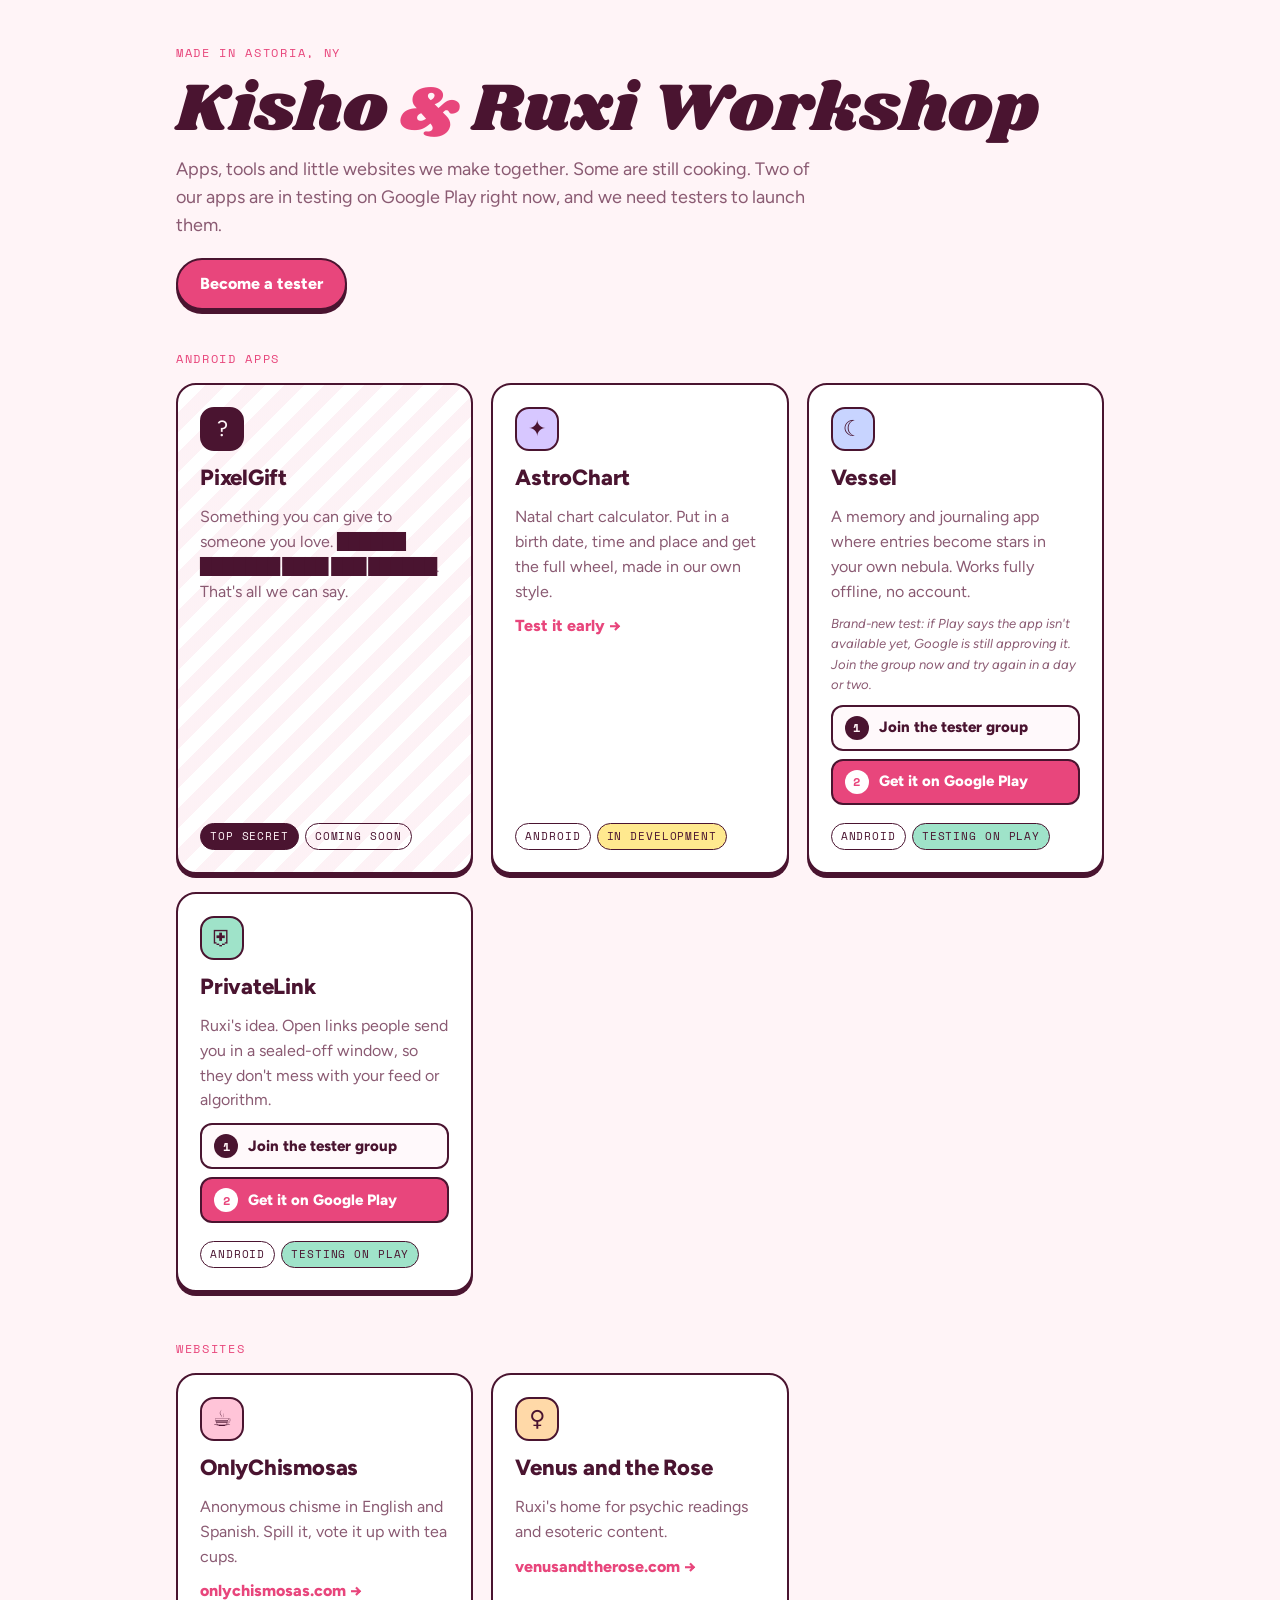
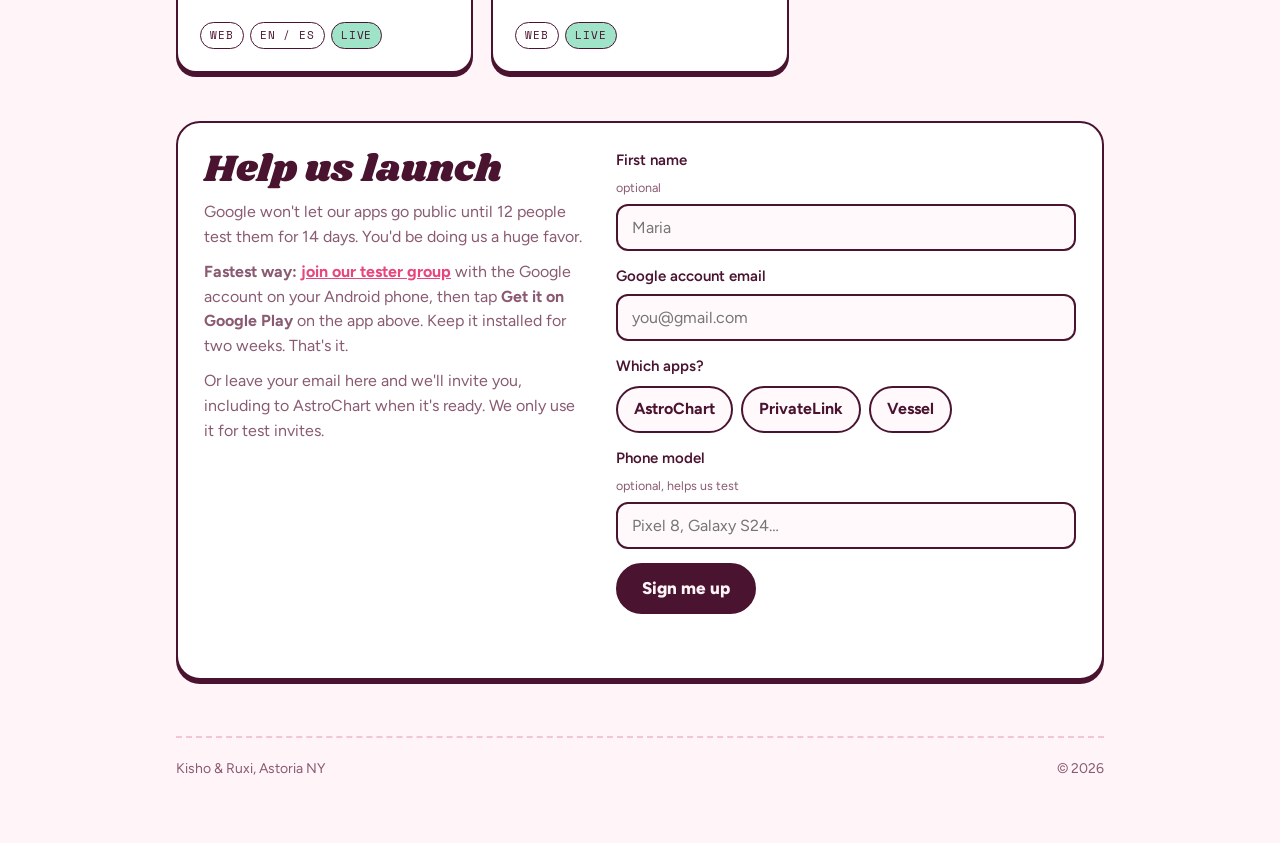
<file: index.html>
<!doctype html>
<html lang="en">
<head>
<meta charset="utf-8">
<meta name="viewport" content="width=device-width, initial-scale=1, viewport-fit=cover">
<title>Kisho &amp; Ruxi Workshop</title>
<meta name="description" content="Apps, tools and websites made by Kisho and Ruxi in Astoria, NY. Sign up to test our apps.">
<meta property="og:title" content="Kisho &amp; Ruxi Workshop">
<meta property="og:description" content="Apps, tools and websites we make together. Join the tester list.">
<link rel="preconnect" href="https://fonts.googleapis.com">
<link rel="preconnect" href="https://fonts.gstatic.com" crossorigin>
<link rel="stylesheet" href="https://fonts.googleapis.com/css2?family=Shrikhand&family=Figtree:wght@400;600;800&family=Space+Mono:wght@400;700&display=swap">
<link rel="icon" href="data:image/svg+xml,%3Csvg xmlns='http://www.w3.org/2000/svg' viewBox='0 0 100 100'%3E%3Ctext y='.9em' font-size='90'%3E%E2%9C%A8%3C/text%3E%3C/svg%3E">
<style>
/* Layout: shop-sign header, two grids of project tickets (apps, websites), then the tester sign-up form. */
:root{
  --bg:#fff4f7; --surface:#ffffff; --ink:#4a1430; --muted:#8a5a72; --line:#f2c6d6;
  --rose:#e8467c; --mint:#9fe3c9; --lemon:#ffe98f; --lilac:#d7c7ff; --sky:#c8d4ff; --blush:#ffc4d8;
  --on-chip:#4a1430; --field:#fff9fb;
  --display:"Shrikhand", Georgia, serif;
  --body:"Figtree", system-ui, -apple-system, "Segoe UI", sans-serif;
  --mono:"Space Mono", ui-monospace, Menlo, monospace;
}
@media (prefers-color-scheme: dark){
  :root:not([data-theme="light"]){ --bg:#22101b; --surface:#2e1625; --ink:#ffe3ec; --muted:#c9a0b4; --line:#4d2a3d; --field:#26121f; color-scheme:dark }
}
:root[data-theme="dark"]{ --bg:#22101b; --surface:#2e1625; --ink:#ffe3ec; --muted:#c9a0b4; --line:#4d2a3d; --field:#26121f; color-scheme:dark }
*{box-sizing:border-box}
body{margin:0; background:var(--bg); color:var(--ink); font:16px/1.55 var(--body)}
.wrap{max-width:960px; margin:0 auto; padding-left:max(16px, env(safe-area-inset-left,0px)); padding-right:max(16px, env(safe-area-inset-right,0px)); padding-block:44px 64px}
header{display:flex; flex-direction:column; gap:12px; margin-bottom:40px}
.kicker{font-family:var(--mono); font-size:12px; text-transform:uppercase; letter-spacing:.14em; color:var(--rose)}
h1{font-family:var(--display); font-weight:400; font-size:clamp(40px,10vw,68px); line-height:1.02; margin:0; text-wrap:balance}
h1 .amp{color:var(--rose)}
.lede{max-width:54ch; color:var(--muted); font-size:18px; margin:0}
.cta{align-self:flex-start; margin-top:6px; text-decoration:none; background:var(--rose); color:#fff; font-weight:800; border:2px solid var(--ink); border-radius:999px; padding:12px 22px; box-shadow:0 4px 0 var(--ink)}
.cta:active{transform:translateY(3px); box-shadow:0 1px 0 var(--ink)}
section+section{margin-top:48px}
.sectionlabel{font-family:var(--mono); font-size:12px; text-transform:uppercase; letter-spacing:.14em; color:var(--rose); margin:0 0 14px}
.grid{display:grid; grid-template-columns:repeat(auto-fill,minmax(260px,1fr)); gap:18px}
.ticket{background:var(--surface); border:2px solid var(--ink); border-radius:20px; padding:22px; display:flex; flex-direction:column; gap:10px; min-width:0; box-shadow:0 4px 0 var(--ink)}
.swatch{width:44px; height:44px; border-radius:14px; border:2px solid var(--ink); display:grid; place-items:center; font-size:22px; color:var(--on-chip)}
.ticket h2{margin:0; font-size:22px; font-weight:800; letter-spacing:-.01em}
.ticket p{margin:0; color:var(--muted)}
.ticket a.go{color:var(--rose); font-weight:800; text-decoration:none; align-self:flex-start}
.ticket a.go:hover{text-decoration:underline}
.tags{display:flex; flex-wrap:wrap; gap:6px; margin-top:auto; padding-top:8px}
.tag{font-family:var(--mono); font-size:11px; text-transform:uppercase; letter-spacing:.08em; padding:4px 9px; border-radius:999px; border:1.5px solid var(--ink)}
.tag.s-dev{background:var(--lemon); color:var(--on-chip)}
.tag.s-proto{background:var(--lilac); color:var(--on-chip)}
.tag.s-live{background:var(--mint); color:var(--on-chip)}
.tag.s-secret{background:var(--ink); color:var(--bg)}
.ticket.secret{background-image:repeating-linear-gradient(-45deg, transparent 0 14px, color-mix(in srgb, var(--rose) 7%, transparent) 14px 28px)}
.redact{color:var(--ink); letter-spacing:-1px; user-select:none}

.steps{display:flex; flex-direction:column; gap:8px}
.step{display:flex; align-items:center; gap:10px; text-decoration:none; font-weight:800; font-size:15px; color:var(--ink); border:2px solid var(--ink); border-radius:12px; padding:9px 12px; background:var(--field)}
.step b{display:grid; place-items:center; width:24px; height:24px; flex:none; border-radius:50%; background:var(--ink); color:var(--bg); font:700 12px var(--mono)}
.step:hover{background:var(--surface)}
.step.play{background:var(--rose); color:#fff}
.step.play b{background:#fff; color:var(--rose)}
.step.off{opacity:.55; font-weight:600; border-style:dashed}
.about a{color:var(--rose); font-weight:700}
.ticket p.note{font-size:13px; font-style:italic}
/* tester form */
.signup{background:var(--surface); border:2px solid var(--ink); border-radius:24px; padding:26px; box-shadow:0 4px 0 var(--ink); display:grid; grid-template-columns:1fr 1.2fr; gap:28px}
.signup h2{font-family:var(--display); font-weight:400; font-size:clamp(28px,6vw,38px); line-height:1.08; margin:0 0 10px; text-wrap:balance}
.signup .about p{margin:0 0 10px; color:var(--muted)}
.signup .about p:last-child{margin:0}
form{display:flex; flex-direction:column; gap:14px; min-width:0}
label.f{display:flex; flex-direction:column; gap:6px; font-weight:600; font-size:15px}
label.f small{font-weight:400; color:var(--muted)}
input[type=text],input[type=email]{font:16px var(--body); padding:12px 14px; border-radius:12px; border:2px solid var(--ink); background:var(--field); color:var(--ink); width:100%}
input:focus-visible,.pick input:focus-visible+span,button:focus-visible,a:focus-visible{outline:3px solid var(--rose); outline-offset:2px}
fieldset{border:0; padding:0; margin:0; display:flex; flex-direction:column; gap:8px}
legend{font-weight:600; font-size:15px; margin-bottom:8px; padding:0}
.picks{display:flex; flex-wrap:wrap; gap:8px}
.pick{position:relative}
.pick input{position:absolute; opacity:0; inset:0; margin:0; cursor:pointer}
.pick span{display:inline-block; padding:9px 16px; border-radius:999px; border:2px solid var(--ink); font-weight:700; background:var(--field)}
.pick input:checked+span{background:var(--rose); color:#fff}
.submit{font:800 17px/1 var(--body); background:var(--ink); color:var(--bg); border:2px solid var(--ink); border-radius:999px; padding:15px 24px; cursor:pointer; align-self:flex-start}
.submit[disabled]{opacity:.6; cursor:wait}
.msg{margin:0; font-weight:600; min-height:1.5em}
.msg.ok{color:var(--rose)}
.msg.err{color:#b4233c}
.hp{position:absolute; left:-9999px; width:1px; height:1px; overflow:hidden}
@media (max-width:720px){ .signup{grid-template-columns:1fr; gap:18px; padding:22px} }

footer{margin-top:56px; padding-top:20px; border-top:2px dashed var(--line); color:var(--muted); font-size:14px; display:flex; justify-content:space-between; flex-wrap:wrap; gap:8px}
</style>
</head>
<body>
<div class="wrap">
  <header>
    <span class="kicker">Made in Astoria, NY</span>
    <h1>Kisho <span class="amp">&amp;</span> Ruxi Workshop</h1>
    <p class="lede">Apps, tools and little websites we make together. Some are still cooking. Two of our apps are in testing on Google Play right now, and we need testers to launch them.</p>
    <a class="cta" href="#testers">Become a tester</a>
  </header>

  <section>
    <p class="sectionlabel">Android apps</p>
    <div class="grid">
      <article class="ticket secret">
        <div class="swatch" style="background:var(--ink); color:var(--bg)">?</div>
        <h2>PixelGift</h2>
        <p>Something you can give to someone you love. <span class="redact">██████ ███████ ████</span> <span class="redact">███ ██████</span>. That's all we can say.</p>
        <div class="tags"><span class="tag s-secret">Top secret</span><span class="tag">Coming soon</span></div>
      </article>
      <article class="ticket">
        <div class="swatch" style="background:var(--lilac)">✦</div>
        <h2>AstroChart</h2>
        <p>Natal chart calculator. Put in a birth date, time and place and get the full wheel, made in our own style.</p>
        <a class="go" href="#testers" data-app="AstroChart">Test it early →</a>
        <div class="tags"><span class="tag">Android</span><span class="tag s-dev">In development</span></div>
      </article>
      <article class="ticket">
        <div class="swatch" style="background:var(--sky)">☾</div>
        <h2>Vessel</h2>
        <p>A memory and journaling app where entries become stars in your own nebula. Works fully offline, no account.</p>
        <p class="note">Brand-new test: if Play says the app isn't available yet, Google is still approving it. Join the group now and try again in a day or two.</p>
        <div class="steps">
          <a class="step" href="https://groups.google.com/g/kisho-ruxi-testers" target="_blank" rel="noopener"><b>1</b>Join the tester group</a>
          <a class="step play" href="https://play.google.com/apps/testing/com.kisho911.app" target="_blank" rel="noopener"><b>2</b>Get it on Google Play</a>
        </div>
        <div class="tags"><span class="tag">Android</span><span class="tag s-live">Testing on Play</span></div>
      </article>
      <article class="ticket">
        <div class="swatch" style="background:var(--mint)">⛨</div>
        <h2>PrivateLink</h2>
        <p>Ruxi's idea. Open links people send you in a sealed-off window, so they don't mess with your feed or algorithm.</p>
        <div class="steps">
          <a class="step" href="https://groups.google.com/g/kisho-ruxi-testers" target="_blank" rel="noopener"><b>1</b>Join the tester group</a>
          <a class="step play" href="https://play.google.com/apps/testing/com.kisho911.privatelink" target="_blank" rel="noopener"><b>2</b>Get it on Google Play</a>
        </div>
        <div class="tags"><span class="tag">Android</span><span class="tag s-live">Testing on Play</span></div>
      </article>
    </div>
  </section>

  <section>
    <p class="sectionlabel">Websites</p>
    <div class="grid">
      <article class="ticket">
        <div class="swatch" style="background:var(--blush)">☕</div>
        <h2>OnlyChismosas</h2>
        <p>Anonymous chisme in English and Spanish. Spill it, vote it up with tea cups.</p>
        <a class="go" href="https://onlychismosas.com" target="_blank" rel="noopener">onlychismosas.com →</a>
        <div class="tags"><span class="tag">Web</span><span class="tag">EN / ES</span><span class="tag s-live">Live</span></div>
      </article>
      <article class="ticket">
        <div class="swatch" style="background:#ffd9a8">♀</div>
        <h2>Venus and the Rose</h2>
        <p>Ruxi's home for psychic readings and esoteric content.</p>
        <a class="go" href="https://venusandtherose.com" target="_blank" rel="noopener">venusandtherose.com →</a>
        <div class="tags"><span class="tag">Web</span><span class="tag s-live">Live</span></div>
      </article>
    </div>
  </section>

  <section id="testers">
    <div class="signup">
      <div class="about">
        <h2>Help us launch</h2>
        <p>Google won't let our apps go public until 12 people test them for 14 days. You'd be doing us a huge favor.</p>
        <p><strong>Fastest way:</strong> <a href="https://groups.google.com/g/kisho-ruxi-testers" target="_blank" rel="noopener">join our tester group</a> with the Google account on your Android phone, then tap <strong>Get it on Google Play</strong> on the app above. Keep it installed for two weeks. That's it.</p>
        <p>Or leave your email here and we'll invite you, including to AstroChart when it's ready. We only use it for test invites.</p>
      </div>
      <form id="signup" novalidate>
        <label class="f" for="name">First name <small>optional</small>
          <input type="text" id="name" name="name" maxlength="80" autocomplete="given-name" placeholder="Maria">
        </label>
        <label class="f" for="email">Google account email
          <input type="email" id="email" name="email" maxlength="200" autocomplete="email" placeholder="you@gmail.com" required>
        </label>
        <fieldset>
          <legend>Which apps?</legend>
          <div class="picks">
            <label class="pick"><input type="checkbox" id="app-astrochart" name="apps" value="AstroChart"><span>AstroChart</span></label>
            <label class="pick"><input type="checkbox" id="app-privatelink" name="apps" value="PrivateLink"><span>PrivateLink</span></label>
            <label class="pick"><input type="checkbox" id="app-vessel" name="apps" value="Vessel"><span>Vessel</span></label>
          </div>
        </fieldset>
        <label class="f" for="device">Phone model <small>optional, helps us test</small>
          <input type="text" id="device" name="device" maxlength="40" placeholder="Pixel 8, Galaxy S24…">
        </label>
        <div class="hp" aria-hidden="true"><label for="website">Website</label><input type="text" id="website" name="website" tabindex="-1" autocomplete="off"></div>
        <button class="submit" type="submit" id="submit">Sign me up</button>
        <p class="msg" id="msg" role="status"></p>
      </form>
    </div>
  </section>

  <footer>
    <span>Kisho &amp; Ruxi, Astoria NY</span>
    <span>© <span id="yr"></span></span>
  </footer>
</div>

<script src="config.js"></script>
<script>
document.getElementById('yr').textContent = new Date().getFullYear();

// "Test it early" links pre-check that app
document.querySelectorAll('a[data-app]').forEach(a => a.addEventListener('click', () => {
  const box = document.querySelector(`input[name=apps][value="${a.dataset.app}"]`);
  if (box) box.checked = true;
}));

const form = document.getElementById('signup'), msg = document.getElementById('msg'), btn = document.getElementById('submit');
const say = (t, cls) => { msg.textContent = t; msg.className = 'msg ' + (cls || ''); };

form.addEventListener('submit', async (e) => {
  e.preventDefault();
  if (form.website.value) { say("You're on the list. Thank you!", 'ok'); return; } // bot trap
  const email = form.email.value.trim().toLowerCase();
  const apps = [...form.querySelectorAll('input[name=apps]:checked')].map(b => b.value);
  if (!/^[^@\s]+@[^@\s]+\.[^@\s]+$/.test(email)) { say('Check your email address, it looks incomplete.', 'err'); form.email.focus(); return; }
  if (!apps.length) { say('Pick at least one app to test.', 'err'); return; }
  const cfg = window.WS_CONFIG || {};
  btn.disabled = true; btn.textContent = 'Signing you up…'; say('');
  try {
    const res = await fetch(cfg.SUPABASE_URL + '/rest/v1/testers', {
      method: 'POST',
      headers: { 'apikey': cfg.SUPABASE_ANON_KEY, 'Authorization': 'Bearer ' + cfg.SUPABASE_ANON_KEY, 'Content-Type': 'application/json', 'Prefer': 'return=minimal' },
      body: JSON.stringify({ email, apps, name: form.name.value.trim() || null, device: form.device.value.trim() || null })
    });
    if (res.ok) { form.reset(); say("You're on the list! Watch your email for an invite. 💌", 'ok'); }
    else if (res.status === 409) { say("You're already on the list with that email.", 'ok'); }
    else { say("Sign-up didn't go through. Try again in a minute.", 'err'); }
  } catch (err) {
    say("Couldn't reach the sign-up list. Check your connection and try again.", 'err');
  } finally {
    btn.disabled = false; btn.textContent = 'Sign me up';
  }
});
</script>
</body>
</html>
</file>
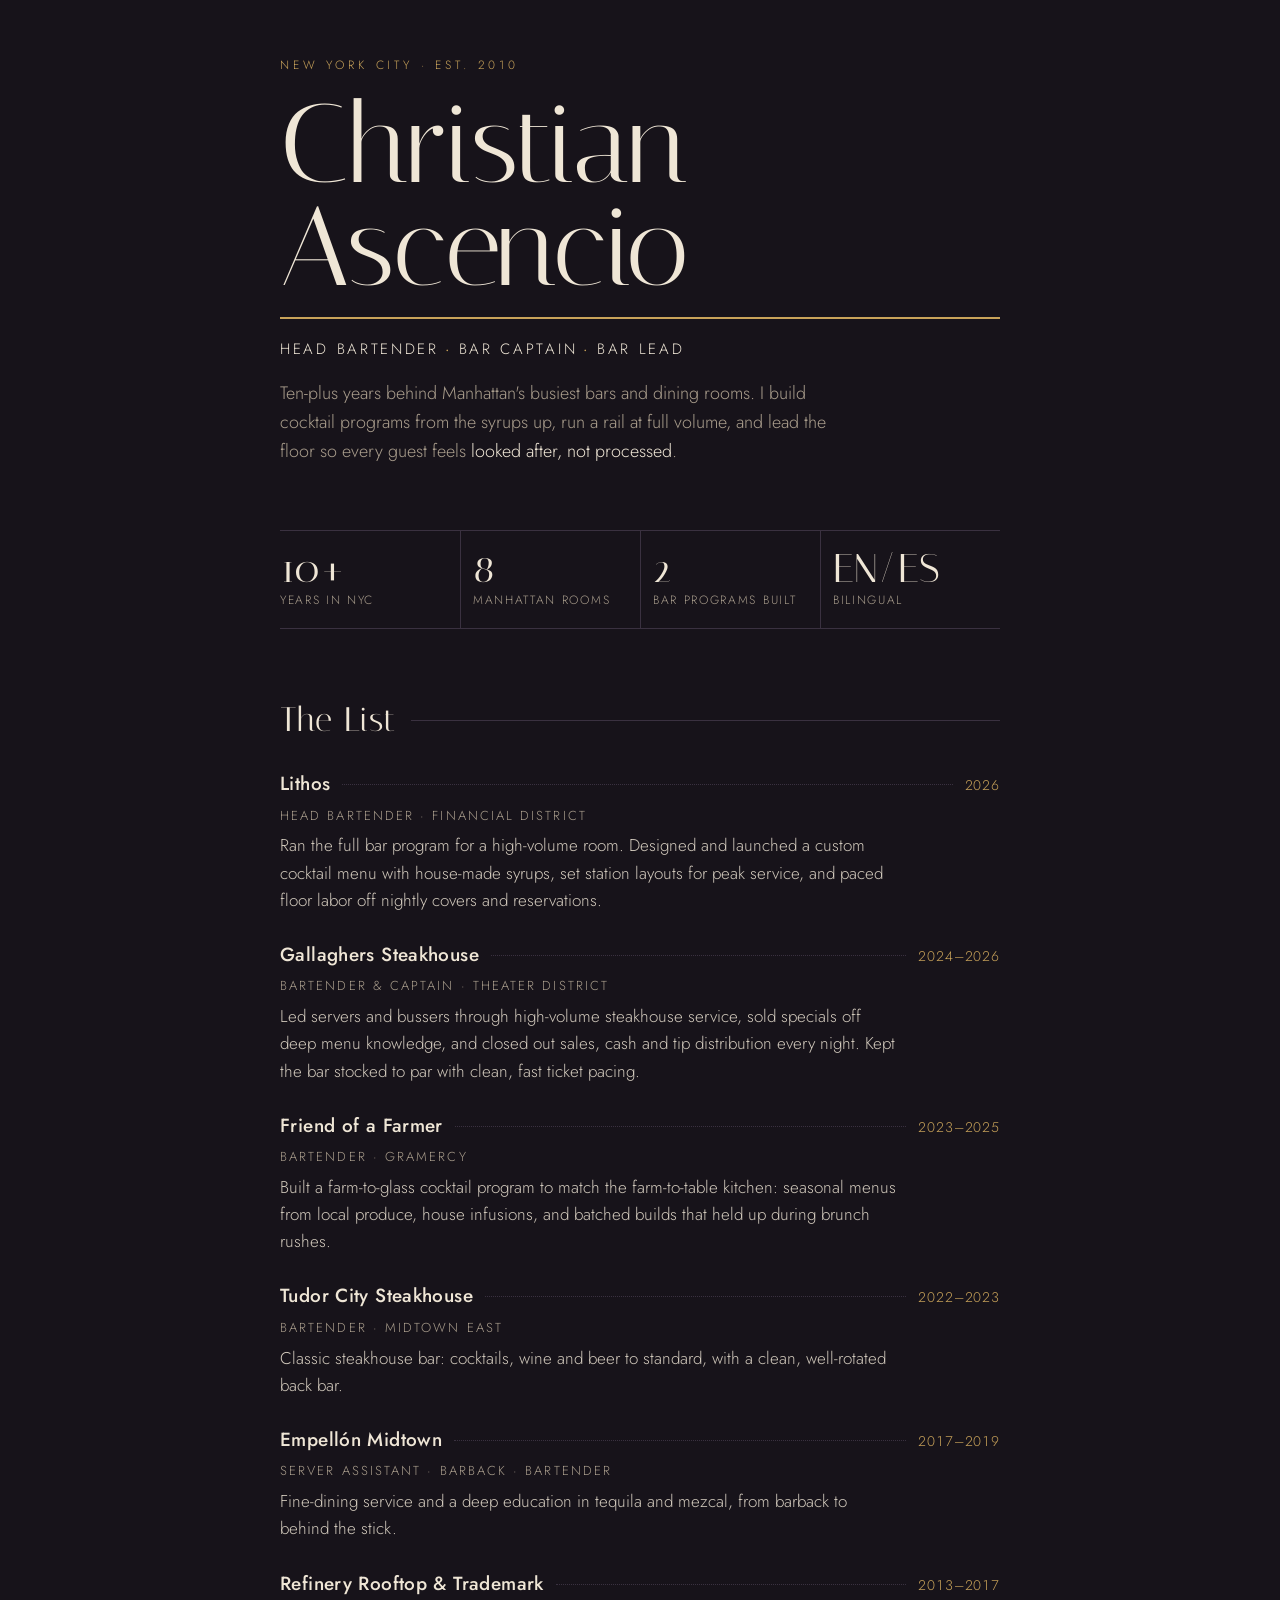
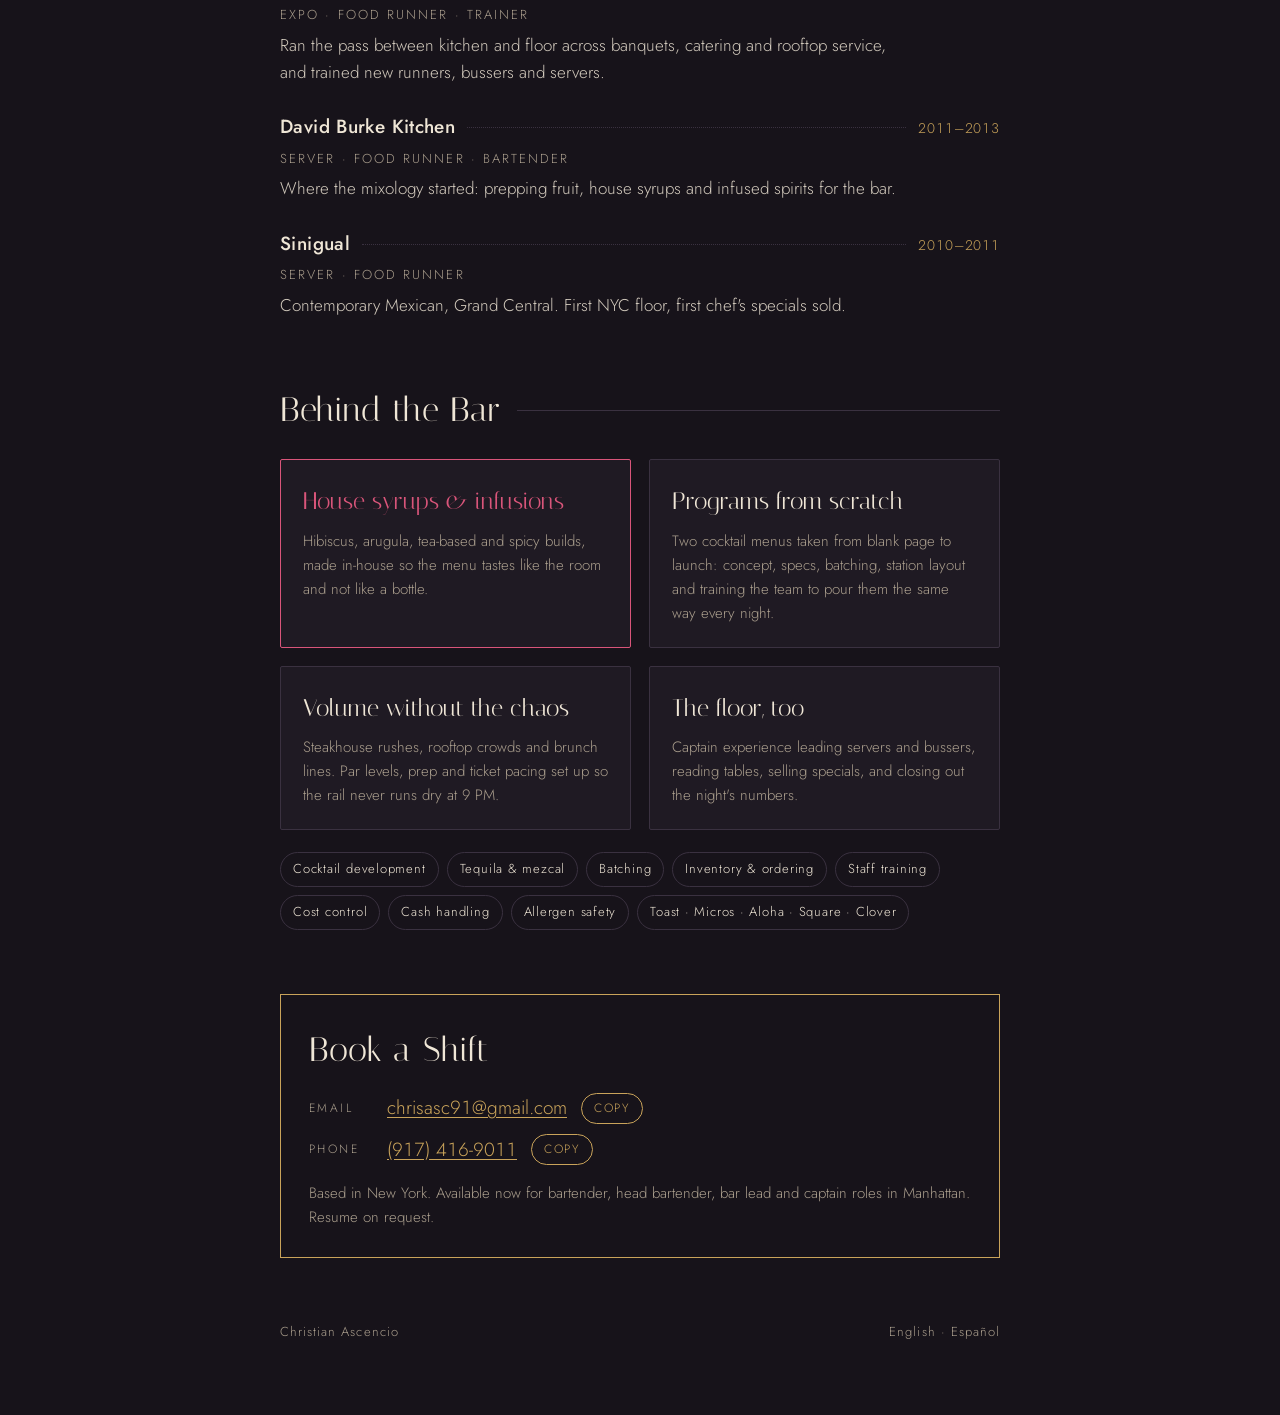
<file: christian/index.html>
<!DOCTYPE html>
<html lang="en">
<head>
<meta charset="utf-8">
<meta name="viewport" content="width=device-width, initial-scale=1">
<title>Christian Ascencio, Bartender</title>
<link rel="preconnect" href="https://fonts.googleapis.com">
<link rel="preconnect" href="https://fonts.gstatic.com" crossorigin>
<link href="https://fonts.googleapis.com/css2?family=Italiana&family=Jost:wght@300;400;500&display=swap" rel="stylesheet">
<style>
:root {
  /* Layout: a printed bar menu card — one narrow column, ruled sections, items listed like drinks with the year where the price would sit */
  --bg: #17131a;          /* smoked plum, the back bar after close */
  --card: #1f1a23;
  --ink: #efe6d6;         /* menu-card cream */
  --muted: #a99d8c;
  --brass: #c9a35a;       /* rail and tap handles */
  --hibiscus: #d9557a;    /* used once: the house syrup */
  --rule: #3a3140;
  --display: "Italiana", "Didot", "Bodoni 72", Georgia, serif;
  --body: "Jost", "Futura", "Avenir Next", system-ui, sans-serif;
  color-scheme: dark;
}
* { box-sizing: border-box; margin: 0; padding: 0; }
html, body { background: var(--bg); color: var(--ink); }
body {
  font-family: var(--body);
  font-weight: 300;
  font-size: 17px;
  line-height: 1.6;
  -webkit-font-smoothing: antialiased;
}
a { color: var(--brass); text-underline-offset: 3px; }
a:focus-visible, button:focus-visible { outline: 2px solid var(--brass); outline-offset: 3px; }

.menu {
  max-width: 760px;
  margin: 0 auto;
  padding: 56px 20px 72px;
  display: grid;
  gap: 64px;
}

/* ---------- Hero ---------- */
.hero { text-align: left; display: grid; gap: 18px; }
.house {
  font-size: 12px; letter-spacing: .32em; text-transform: uppercase; color: var(--brass);
}
h1 {
  font-family: var(--display);
  font-weight: 400;
  font-size: clamp(54px, 13vw, 112px);
  line-height: .92;
  letter-spacing: -.01em;
  text-wrap: balance;
}
h1 span { display: block; }
.pour {
  height: 2px; width: 100%; background: var(--rule); position: relative; overflow: hidden;
}
.pour::after {
  content: ""; position: absolute; inset: 0; background: var(--brass);
  transform-origin: left; animation: pour 1.6s cubic-bezier(.6,.1,.2,1) both;
}
@keyframes pour { from { transform: scaleX(.08); } to { transform: scaleX(1); } }
.roles { font-size: 15px; letter-spacing: .18em; text-transform: uppercase; color: var(--ink); }
.roles b { color: var(--brass); font-weight: 400; padding: 0 .4em; }
.thesis { max-width: 58ch; color: var(--muted); font-size: 18px; }
.thesis em { color: var(--ink); font-style: normal; }

/* ---------- Stats strip ---------- */
.specs {
  display: grid; grid-template-columns: repeat(4, 1fr); gap: 0;
  border-top: 1px solid var(--rule); border-bottom: 1px solid var(--rule);
}
.spec { padding: 18px 12px; display: grid; gap: 2px; border-left: 1px solid var(--rule); }
.spec:first-child { border-left: 0; padding-left: 0; }
.spec .n { font-family: var(--display); font-size: 40px; line-height: 1; font-variant-numeric: tabular-nums; }
.spec .l { font-size: 12px; letter-spacing: .14em; text-transform: uppercase; color: var(--muted); }

/* ---------- Section headings ---------- */
section { display: grid; gap: 22px; }
h2 {
  display: flex; align-items: center; gap: 16px;
  font-family: var(--display); font-weight: 400; font-size: 34px; letter-spacing: .02em;
}
h2::after { content: ""; flex: 1; height: 1px; background: var(--rule); }
.lede { color: var(--muted); max-width: 60ch; }

/* ---------- Menu items (experience) ---------- */
.items { list-style: none; display: grid; gap: 26px; }
.item { display: grid; gap: 6px; }
.item-head {
  display: grid; grid-template-columns: auto 1fr auto; align-items: baseline; gap: 12px;
}
.item-name { font-size: 19px; font-weight: 500; letter-spacing: .02em; }
.dots { border-bottom: 1px dotted var(--rule); transform: translateY(-5px); min-width: 20px; }
.item-year {
  font-size: 14px; letter-spacing: .06em; color: var(--brass);
  font-variant-numeric: tabular-nums; white-space: nowrap;
}
.item-role { font-size: 13px; letter-spacing: .16em; text-transform: uppercase; color: var(--muted); }
.item-desc { color: var(--ink); opacity: .86; max-width: 62ch; }

/* ---------- Behind the bar ---------- */
.craft { display: grid; grid-template-columns: repeat(2, 1fr); gap: 18px; }
.craft-card {
  background: var(--card); border: 1px solid var(--rule); border-radius: 2px;
  padding: 22px; display: grid; gap: 8px; align-content: start;
}
.craft-card h3 { font-family: var(--display); font-weight: 400; font-size: 24px; }
.craft-card p { color: var(--muted); font-size: 15px; }
.craft-card.signature { border-color: var(--hibiscus); }
.craft-card.signature h3 { color: var(--hibiscus); }

.tags { display: flex; flex-wrap: wrap; gap: 8px; list-style: none; }
.tags li {
  font-size: 13px; letter-spacing: .06em; padding: 6px 12px;
  border: 1px solid var(--rule); border-radius: 999px; color: var(--ink);
}

/* ---------- Contact ---------- */
.contact {
  border: 1px solid var(--brass); padding: 28px; display: grid; gap: 16px;
}
.contact h2::after { display: none; }
.contact-lines { display: grid; gap: 10px; }
.line { display: flex; flex-wrap: wrap; align-items: center; gap: 10px 14px; }
.line .k { font-size: 12px; letter-spacing: .2em; text-transform: uppercase; color: var(--muted); min-width: 64px; }
.line .v { font-size: 19px; font-variant-numeric: tabular-nums; }
.copy {
  font: inherit; font-size: 12px; letter-spacing: .14em; text-transform: uppercase;
  background: transparent; color: var(--brass); border: 1px solid var(--brass);
  padding: 5px 12px; border-radius: 999px; cursor: pointer;
}
.copy:hover { background: var(--brass); color: var(--bg); }
.avail { color: var(--muted); font-size: 15px; }

footer { color: var(--muted); font-size: 13px; letter-spacing: .08em; display: flex; justify-content: space-between; flex-wrap: wrap; gap: 8px; }

@media (max-width: 620px) {
  .specs { grid-template-columns: repeat(2, 1fr); }
  .spec:nth-child(3) { border-left: 0; padding-left: 0; }
  .spec:nth-child(n+3) { border-top: 1px solid var(--rule); }
  .craft { grid-template-columns: 1fr; }
  .item-head { grid-template-columns: 1fr auto; }
  .dots { display: none; }
}
@media (prefers-reduced-motion: reduce) {
  .pour::after { animation: none; }
}
</style>
</head>
<body>
<main class="menu">

  <header class="hero">
    <p class="house">New York City · Est. 2010</p>
    <h1><span>Christian</span><span>Ascencio</span></h1>
    <div class="pour" aria-hidden="true"></div>
    <p class="roles">Head Bartender<b>·</b>Bar Captain<b>·</b>Bar Lead</p>
    <p class="thesis">Ten-plus years behind Manhattan's busiest bars and dining rooms. I build cocktail programs from the syrups up, run a rail at full volume, and lead the floor so every guest feels <em>looked after, not processed</em>.</p>
  </header>

  <div class="specs" role="list">
    <div class="spec" role="listitem"><span class="n">10+</span><span class="l">Years in NYC</span></div>
    <div class="spec" role="listitem"><span class="n">8</span><span class="l">Manhattan rooms</span></div>
    <div class="spec" role="listitem"><span class="n">2</span><span class="l">Bar programs built</span></div>
    <div class="spec" role="listitem"><span class="n">EN/ES</span><span class="l">Bilingual</span></div>
  </div>

  <section aria-labelledby="h-exp">
    <h2 id="h-exp">The List</h2>
    <ol class="items">
      <li class="item">
        <div class="item-head"><span class="item-name">Lithos</span><span class="dots"></span><span class="item-year">2026</span></div>
        <span class="item-role">Head Bartender · Financial District</span>
        <p class="item-desc">Ran the full bar program for a high-volume room. Designed and launched a custom cocktail menu with house-made syrups, set station layouts for peak service, and paced floor labor off nightly covers and reservations.</p>
      </li>
      <li class="item">
        <div class="item-head"><span class="item-name">Gallaghers Steakhouse</span><span class="dots"></span><span class="item-year">2024–2026</span></div>
        <span class="item-role">Bartender &amp; Captain · Theater District</span>
        <p class="item-desc">Led servers and bussers through high-volume steakhouse service, sold specials off deep menu knowledge, and closed out sales, cash and tip distribution every night. Kept the bar stocked to par with clean, fast ticket pacing.</p>
      </li>
      <li class="item">
        <div class="item-head"><span class="item-name">Friend of a Farmer</span><span class="dots"></span><span class="item-year">2023–2025</span></div>
        <span class="item-role">Bartender · Gramercy</span>
        <p class="item-desc">Built a farm-to-glass cocktail program to match the farm-to-table kitchen: seasonal menus from local produce, house infusions, and batched builds that held up during brunch rushes.</p>
      </li>
      <li class="item">
        <div class="item-head"><span class="item-name">Tudor City Steakhouse</span><span class="dots"></span><span class="item-year">2022–2023</span></div>
        <span class="item-role">Bartender · Midtown East</span>
        <p class="item-desc">Classic steakhouse bar: cocktails, wine and beer to standard, with a clean, well-rotated back bar.</p>
      </li>
      <li class="item">
        <div class="item-head"><span class="item-name">Empellón Midtown</span><span class="dots"></span><span class="item-year">2017–2019</span></div>
        <span class="item-role">Server Assistant · Barback · Bartender</span>
        <p class="item-desc">Fine-dining service and a deep education in tequila and mezcal, from barback to behind the stick.</p>
      </li>
      <li class="item">
        <div class="item-head"><span class="item-name">Refinery Rooftop &amp; Trademark</span><span class="dots"></span><span class="item-year">2013–2017</span></div>
        <span class="item-role">Expo · Food Runner · Trainer</span>
        <p class="item-desc">Ran the pass between kitchen and floor across banquets, catering and rooftop service, and trained new runners, bussers and servers.</p>
      </li>
      <li class="item">
        <div class="item-head"><span class="item-name">David Burke Kitchen</span><span class="dots"></span><span class="item-year">2011–2013</span></div>
        <span class="item-role">Server · Food Runner · Bartender</span>
        <p class="item-desc">Where the mixology started: prepping fruit, house syrups and infused spirits for the bar.</p>
      </li>
      <li class="item">
        <div class="item-head"><span class="item-name">Sinigual</span><span class="dots"></span><span class="item-year">2010–2011</span></div>
        <span class="item-role">Server · Food Runner</span>
        <p class="item-desc">Contemporary Mexican, Grand Central. First NYC floor, first chef's specials sold.</p>
      </li>
    </ol>
  </section>

  <section aria-labelledby="h-craft">
    <h2 id="h-craft">Behind the Bar</h2>
    <div class="craft">
      <article class="craft-card signature">
        <h3>House syrups &amp; infusions</h3>
        <p>Hibiscus, arugula, tea-based and spicy builds, made in-house so the menu tastes like the room and not like a bottle.</p>
      </article>
      <article class="craft-card">
        <h3>Programs from scratch</h3>
        <p>Two cocktail menus taken from blank page to launch: concept, specs, batching, station layout and training the team to pour them the same way every night.</p>
      </article>
      <article class="craft-card">
        <h3>Volume without the chaos</h3>
        <p>Steakhouse rushes, rooftop crowds and brunch lines. Par levels, prep and ticket pacing set up so the rail never runs dry at 9 PM.</p>
      </article>
      <article class="craft-card">
        <h3>The floor, too</h3>
        <p>Captain experience leading servers and bussers, reading tables, selling specials, and closing out the night's numbers.</p>
      </article>
    </div>
    <ul class="tags" aria-label="Skills">
      <li>Cocktail development</li>
      <li>Tequila &amp; mezcal</li>
      <li>Batching</li>
      <li>Inventory &amp; ordering</li>
      <li>Staff training</li>
      <li>Cost control</li>
      <li>Cash handling</li>
      <li>Allergen safety</li>
      <li>Toast · Micros · Aloha · Square · Clover</li>
    </ul>
  </section>

  <section class="contact" aria-labelledby="h-contact">
    <h2 id="h-contact">Book a Shift</h2>
    <div class="contact-lines">
      <div class="line">
        <span class="k">Email</span>
        <a class="v" href="mailto:chrisasc91@gmail.com">chrisasc91@gmail.com</a>
        <button class="copy" type="button" data-copy="chrisasc91@gmail.com">Copy</button>
      </div>
      <div class="line">
        <span class="k">Phone</span>
        <a class="v" href="tel:+19174169011">(917) 416-9011</a>
        <button class="copy" type="button" data-copy="(917) 416-9011">Copy</button>
      </div>
    </div>
    <p class="avail">Based in New York. Available now for bartender, head bartender, bar lead and captain roles in Manhattan. Resume on request.</p>
  </section>

  <footer>
    <span>Christian Ascencio</span>
    <span>English · Español</span>
  </footer>

</main>
<script>
document.querySelectorAll('.copy').forEach(function (btn) {
  btn.addEventListener('click', function () {
    var text = btn.getAttribute('data-copy');
    var done = function () { btn.textContent = 'Copied'; setTimeout(function () { btn.textContent = 'Copy'; }, 1600); };
    try {
      navigator.clipboard.writeText(text).then(done, function () { btn.textContent = 'Select & copy'; });
    } catch (e) { btn.textContent = 'Select & copy'; }
  });
});
</script>
</body>
</html>
</file>
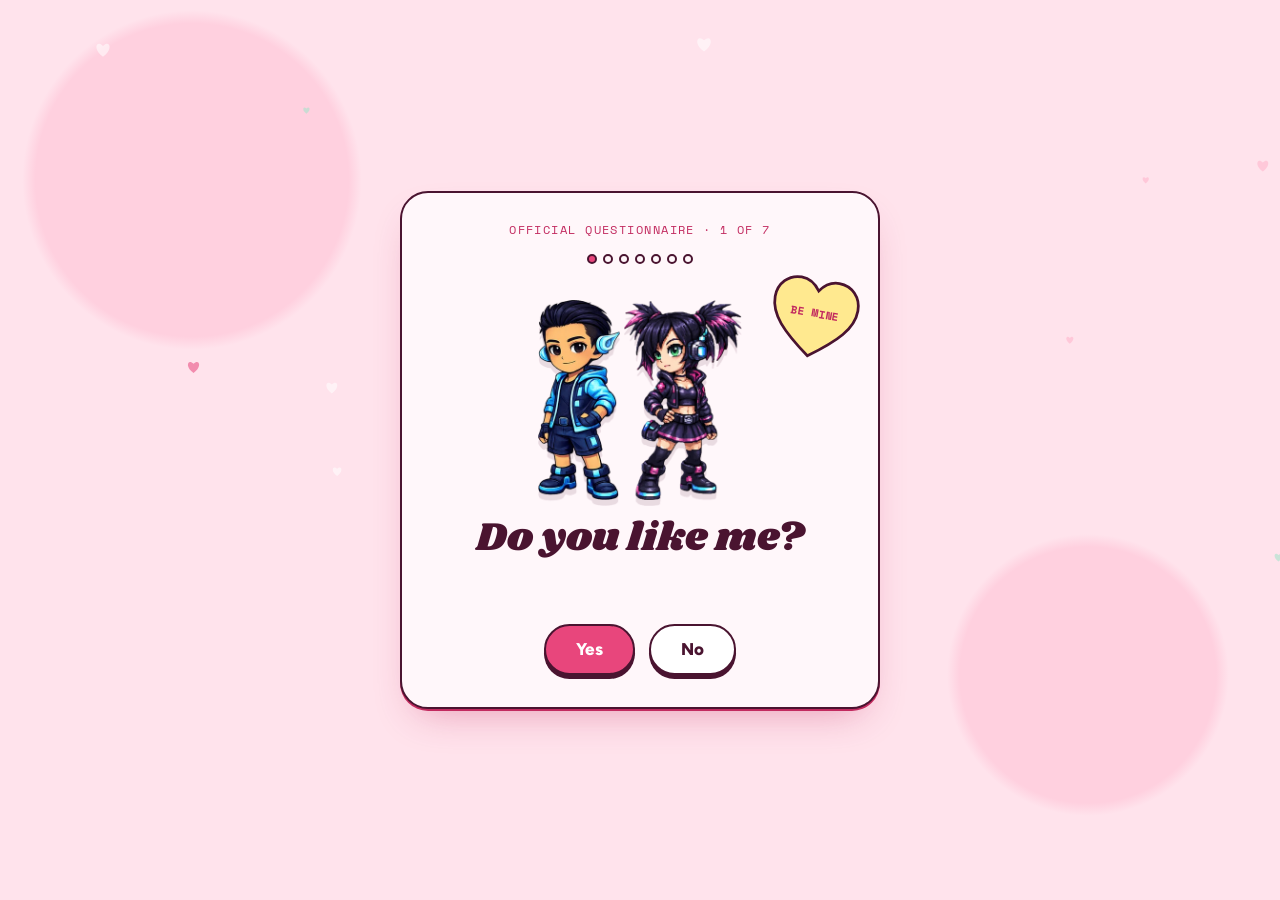
<file: ruxi-dbd46318/index.html>
<!doctype html>
<html lang="en">
<head>
<meta charset="utf-8">
<meta name="viewport" content="width=device-width, initial-scale=1, viewport-fit=cover">
<meta name="robots" content="noindex, nofollow">
<title>For Ruxi</title>
<meta name="description" content="A very serious questionnaire.">
<link rel="preconnect" href="https://fonts.googleapis.com">
<link rel="preconnect" href="https://fonts.gstatic.com" crossorigin>
<link rel="stylesheet" href="https://fonts.googleapis.com/css2?family=Shrikhand&family=Figtree:wght@400;600;800&family=Space+Mono:wght@400;700&display=swap">
<link rel="icon" href="data:image/svg+xml,%3Csvg xmlns='http://www.w3.org/2000/svg' viewBox='0 0 100 100'%3E%3Ctext y='.9em' font-size='90'%3E%F0%9F%92%8C%3C/text%3E%3C/svg%3E">
<style>
/* Layout: one card on a rose field. Each question shows a PixelGift sprite with a candy-heart sticker, then Yes / a runaway No. */
:root{
  --field:#ffe3ec; --field-2:#ffd0df; --ink:#4a1430; --rose:#e8467c; --rose-deep:#c22a5f;
  --card:#fff7fa;
  --display:"Shrikhand", Georgia, serif;
  --body:"Figtree", system-ui, -apple-system, "Segoe UI", sans-serif;
  --mono:"Space Mono", ui-monospace, Menlo, monospace;
  color-scheme: light;
}
*{box-sizing:border-box}
html,body{height:100%}
body{
  margin:0; font-family:var(--body); color:var(--ink);
  background:
    radial-gradient(circle at 15% 20%, var(--field-2) 0 12%, transparent 13%),
    radial-gradient(circle at 85% 75%, var(--field-2) 0 10%, transparent 11%),
    var(--field);
  padding-left:max(16px, env(safe-area-inset-left,0px));
  padding-right:max(16px, env(safe-area-inset-right,0px));
  padding-block:max(20px, env(safe-area-inset-top,0px)) 20px;
  display:flex; justify-content:center;
  overflow-x:hidden; min-height:100%;
}
.card{margin-block:auto}
#hearts{position:fixed; inset:0; pointer-events:none; z-index:0}
.card{
  position:relative; z-index:1; width:100%; max-width:480px;
  background:var(--card); border-radius:28px; padding:28px 24px 26px;
  box-shadow:0 2px 0 var(--rose-deep), 0 18px 40px -18px rgba(194,42,95,.45);
  border:2px solid var(--ink);
  text-align:center; display:flex; flex-direction:column; gap:16px;
}
.eyebrow{font-family:var(--mono); font-size:12px; letter-spacing:.12em; text-transform:uppercase; color:var(--rose-deep)}
h1{font-family:var(--display); font-weight:400; font-size:clamp(28px,7.5vw,40px); line-height:1.12; margin:0; text-wrap:balance}
.stage{position:relative; height:220px; display:flex; align-items:flex-end; justify-content:center; gap:4px}
.stage img{max-height:220px; max-width:100%; object-fit:contain; image-rendering:auto; filter:drop-shadow(0 6px 0 rgba(74,20,48,.12))}
.stage .duo{max-height:200px; max-width:48%}
.sticker{
  position:absolute; right:-6px; top:-4px; width:92px; height:84px; display:grid; place-items:center;
  transform:rotate(10deg);
  font-family:var(--mono); font-weight:700; font-size:11px; line-height:1.1; text-transform:uppercase; color:var(--rose-deep);
}
.sticker svg{position:absolute; inset:0; width:100%; height:100%}
.sticker span{position:relative; padding:0 14px 10px}
.punch{font-size:18px; min-height:1.4em; margin:0; font-weight:600}
.btns{display:flex; gap:14px; justify-content:center; align-items:center; min-height:64px; position:relative}
button{font:800 17px/1 var(--body); border-radius:999px; border:2px solid var(--ink); padding:15px 30px; cursor:pointer; transition:transform .15s ease}
button:focus-visible{outline:3px solid var(--rose); outline-offset:3px}
.yes{background:var(--rose); color:#fff; box-shadow:0 4px 0 var(--ink)}
.yes:active{transform:translateY(3px); box-shadow:0 1px 0 var(--ink)}
.no{background:#fff; color:var(--ink); box-shadow:0 4px 0 var(--ink); position:relative}
.no.loose{position:fixed; z-index:5; transition:left .18s ease, top .18s ease, transform .18s ease}
.progress{display:flex; gap:6px; justify-content:center}
.progress i{width:10px; height:10px; border-radius:50%; border:2px solid var(--ink)}
.progress i.on{background:var(--rose)}
.cert dl{display:grid; grid-template-columns:auto 1fr; gap:6px 14px; text-align:left; margin:10px auto 0; font-size:15px; width:max-content; max-width:100%}
.cert dt{font-family:var(--mono); font-size:12px; text-transform:uppercase; letter-spacing:.08em; color:var(--rose-deep); align-self:center}
.cert dd{margin:0; font-weight:600}
.enter{display:inline-block; text-decoration:none; background:var(--ink); color:#fff; border-radius:999px; padding:15px 26px; font-weight:800; border:2px solid var(--ink)}
.enter:focus-visible{outline:3px solid var(--rose); outline-offset:3px}
.small{font-size:13px; opacity:.7; margin:0}
.pop{animation:pop .45s cubic-bezier(.3,1.6,.5,1)}
@keyframes pop{from{transform:scale(.85); opacity:.4} to{transform:scale(1); opacity:1}}
.bob{animation:bob 2.4s ease-in-out infinite}
@keyframes bob{50%{transform:translateY(-6px)}}
@media (prefers-reduced-motion:reduce){ .pop,.bob{animation:none} .no.loose{transition:none} }
.btns.stack{flex-direction:column; gap:12px}
.mgr{background:#ffe98f; color:var(--ink); box-shadow:0 4px 0 var(--ink)}
.mgr:active{transform:translateY(3px); box-shadow:0 1px 0 var(--ink)}
.link{background:none; border:0; box-shadow:none; padding:4px; font:700 15px var(--body); color:var(--rose-deep); text-decoration:none; cursor:pointer}
.link:hover{text-decoration:underline}
.stage.short{height:150px} .stage.short img{max-height:150px}
.form{display:flex; flex-direction:column; gap:14px; text-align:left}
.form .yes{align-self:center}
.rate{display:flex; justify-content:space-between; align-items:center; gap:10px; flex-wrap:wrap; padding:6px 0; border-bottom:1.5px dashed #f2c6d6}
.rl{font-weight:700; font-size:15px}
.hs{display:flex; flex-direction:row-reverse; gap:2px}
.hs label{position:relative; cursor:pointer}
.hs input{position:absolute; opacity:0; inset:0; margin:0; cursor:pointer}
.hs span{font-size:26px; line-height:1; color:#f2c6d6; transition:transform .12s}
/* row-reverse: checked heart and every heart before it (visually) light up */
.hs label:has(input:checked) span, .hs label:has(input:checked) ~ label span{color:var(--rose)}
.hs label:hover span, .hs label:hover ~ label span{color:var(--rose-deep)}
.hs input:focus-visible + span{outline:3px solid var(--rose); outline-offset:2px; border-radius:6px}
.hs label:active span{transform:scale(1.25)}
.sr{position:absolute; width:1px; height:1px; overflow:hidden; clip:rect(0 0 0 0)}
.f{display:flex; flex-direction:column; gap:6px; font-weight:700; font-size:15px}
textarea,select{font:16px var(--body); padding:11px 13px; border-radius:12px; border:2px solid var(--ink); background:#fff; color:var(--ink); width:100%; resize:vertical}
textarea:focus-visible,select:focus-visible{outline:3px solid var(--rose); outline-offset:2px}
fieldset{border:0; margin:0; padding:0}
legend{font-weight:700; font-size:15px; margin-bottom:8px; padding:0}
.chips{display:flex; flex-wrap:wrap; gap:8px}
.chip{position:relative}
.chip input{position:absolute; opacity:0; inset:0; margin:0; cursor:pointer}
.chip span{display:inline-block; padding:8px 13px; border-radius:999px; border:2px solid var(--ink); font-weight:700; font-size:14px; background:#fff}
.chip input:checked + span{background:var(--rose); color:#fff}
.chip input:focus-visible + span{outline:3px solid var(--rose); outline-offset:2px}
@media (max-height:700px){ .stage{height:170px} .stage img{max-height:170px} }
</style>
</head>
<body>
<canvas id="hearts" aria-hidden="true"></canvas>
<main class="card" id="card" aria-live="polite"></main>
<script src="../config.js"></script>

<script>
const questions = [
  { q:"Do you like me?", img:["kisho","ruxi"], candy:"BE MINE", yes:"I knew it.", no:"wrong button, try again" },
  { q:"Do you like the way we kiss?", img:["kiss"], candy:"KISS ME", yes:"Same. A lot.", no:"lies. detected." },
  { q:"Are you from Tennessee?", img:["jump"], candy:"10 / 10", yes:"…cuz you're the only 10 I see.", no:"…well you're still the only 10 I see." },
  { q:"Are you a psychic?", img:["lovers"], candy:"I KNEW", yes:"Then you already knew I'd ask that.", no:"you saw this coming though." },
  { q:"Do you believe in UAPs?", img:["space"], candy:"OUT OF THIS WORLD", yes:"Good, cuz you're out of this world.", no:"weird, cuz you're out of this world." },
  { q:"Is your name Wi‑Fi?", img:["wizard"], candy:"FULL BARS", yes:"Cuz I'm feeling a connection.", no:"still feeling a connection tho." },
  { q:"Will you stay my favorite person?", img:["handoff"], candy:"4EVER", yes:"Deal. No refunds.", no:"that button doesn't work, sorry." }
];
const noLines = ["nope","nice try","nuh uh","not today","wrong one","🙅","lol no"];
const candyColors = ["#ffe98f","#9fe3c9","#ffffff","#ffc4d8","#d7c7ff","#ffe98f","#9fe3c9"];
const alts = {kisho:"Kisho",ruxi:"Ruxi",kiss:"Kisho and Ruxi kissing",jump:"Ruxi jumping",lovers:"The Lovers tarot card",space:"Ruxi in a spacesuit",wizard:"Ruxi as a wizard",handoff:"Kisho handing Ruxi a drill"};
// preload
["kisho","ruxi","kiss","jump","lovers","space","wizard","handoff","drink"].forEach(n=>{ const im=new Image(); im.src=`img/${n}.webp`; });

const card = document.getElementById('card');
let i = 0, dodges = 0;
const heartSVG = (fill) => `<svg viewBox="0 0 100 92" aria-hidden="true"><path d="M50 88C20 66 4 50 4 30 4 15 15 4 29 4c9 0 16 5 21 12C55 9 62 4 71 4c14 0 25 11 25 26 0 20-16 36-46 58z" fill="${fill}" stroke="#4a1430" stroke-width="3"/></svg>`;
const dots = () => `<div class="progress" aria-label="question ${i+1} of ${questions.length}">${questions.map((_,k)=>`<i class="${k<=i?'on':''}"></i>`).join('')}</div>`;

function render(){
  dodges = 0;
  document.querySelectorAll('.no.loose').forEach(b=>b.remove());
  const Q = questions[i];
  const imgs = Q.img.map(n=>`<img class="${Q.img.length>1?'duo':''} bob" src="img/${n}.webp" alt="${alts[n]}">`).join('');
  card.innerHTML = `
    <div class="eyebrow">Official questionnaire · ${i+1} of ${questions.length}</div>
    ${dots()}
    <div class="stage pop">${imgs}<div class="sticker">${heartSVG(candyColors[i])}<span>${Q.candy}</span></div></div>
    <h1 class="pop">${Q.q}</h1>
    <p class="punch" id="punch">&nbsp;</p>
    <div class="btns">
      <button class="yes" id="yes">Yes</button>
      <button class="no" id="no">No</button>
    </div>`;
  const yes = document.getElementById('yes'), no = document.getElementById('no'), punch = document.getElementById('punch');
  let answered = false;
  yes.onclick = () => {
    if(answered) return; answered = true;
    punch.textContent = Q.yes; punch.classList.add('pop');
    burst(yes); no.disabled = true;
    setTimeout(next, 1600);
  };
  const dodge = (e) => {
    if(answered) return;
    e.preventDefault();
    dodges++;
    punch.textContent = dodges > 2 ? Q.no : noLines[dodges % noLines.length];
    yes.style.transform = `scale(${Math.min(1 + dodges*0.12, 1.8)})`;
    if(!no.classList.contains('loose')){
      const r = no.getBoundingClientRect();
      no.classList.add('loose'); document.body.appendChild(no);
      no.style.left = r.left+'px'; no.style.top = r.top+'px';
    }
    const pad = 20, w = no.offsetWidth, h = no.offsetHeight;
    no.style.left = (pad + Math.random()*(innerWidth - w - pad*2))+'px';
    no.style.top = (pad + Math.random()*(innerHeight - h - pad*2))+'px';
    no.style.transform = `scale(${Math.max(1 - dodges*0.12, 0.45)}) rotate(${(Math.random()*30-15).toFixed(0)}deg)`;
    no.textContent = noLines[dodges % noLines.length];
  };
  no.addEventListener('pointerenter', e => { if(e.pointerType==='mouse') dodge(e); });
  no.addEventListener('pointerdown', dodge);
  no.addEventListener('click', dodge);
  no.addEventListener('keydown', e => { if(e.key==='Enter'||e.key===' ') dodge(e); });
}
function next(){ i++; i < questions.length ? render() : finish(); }

function finish(){
  document.querySelectorAll('.no.loose').forEach(b=>b.remove());
  const today = new Date().toLocaleDateString('en-US',{month:'long',day:'numeric',year:'numeric'});
  card.innerHTML = `
    <div class="eyebrow">Results are in</div>
    <div class="stage pop"><img class="bob" src="img/kiss.webp" alt="Kisho and Ruxi kissing"><div class="sticker">${heartSVG('#e8467c')}<span style="color:#fff">7 / 7</span></div></div>
    <div class="cert pop">
      <h1>Certified: Ruxi likes Kisho.</h1>
      <dl>
        <dt>Score</dt><dd>7 out of 7, perfect</dd>
        <dt>Kisses</dt><dd>approved</dd>
        <dt>Rating</dt><dd>the only 10</dd>
        <dt>Signed</dt><dd>${today}</dd>
      </dl>
    </div>
    <p class="small">This certificate is legally binding in Astoria.</p>
    <div class="btns stack">
      <button class="yes" id="toEval">Rate your boyfriend</button>
      <button class="mgr" id="toMgr">Speak to the manager</button>
      <a class="link" href="../">See the stuff we make →</a>
      <button class="link" id="again">Take the quiz again</button>
    </div>`;
  document.getElementById('toEval').onclick = evaluation;
  document.getElementById('toMgr').onclick = manager;
  document.getElementById('again').onclick = () => { i = 0; render(); };
  for(let k=0;k<4;k++) setTimeout(()=>burst(card), k*220);
}

/* ---------- evaluation + manager ---------- */
const CFG = window.WS_CONFIG || {};
async function save(row){
  const res = await fetch(CFG.SUPABASE_URL + '/rest/v1/ruxi_notes', {
    method:'POST',
    headers:{ 'apikey':CFG.SUPABASE_ANON_KEY, 'Authorization':'Bearer '+CFG.SUPABASE_ANON_KEY, 'Content-Type':'application/json', 'Prefer':'return=minimal' },
    body: JSON.stringify(row)
  });
  if(!res.ok) throw new Error(res.status);
}
const categories = [
  ["kisses","Kisses"], ["cuddles","Cuddles"], ["dates","Date nights"],
  ["texting","Texting back speed"], ["snacks","Snack sharing"], ["overall","Overall boyfriend"]
];
function heartsRow(key,label){
  return `<div class="rate" role="radiogroup" aria-label="${label}">
    <span class="rl">${label}</span>
    <span class="hs">${[5,4,3,2,1].map(n=>`<label><input type="radio" name="${key}" id="${key}-${n}" value="${n}" ${n===5?'checked':''}><span aria-hidden="true">♥</span><b class="sr">${n} hearts</b></label>`).join('')}</span>
  </div>`;
}
function evaluation(){
  card.innerHTML = `
    <div class="eyebrow">Customer satisfaction survey</div>
    <div class="stage short pop"><img class="bob" src="img/kisho.webp" alt="Kisho"><div class="sticker">${heartSVG('#ffe98f')}<span>RATE ME</span></div></div>
    <h1>How's your boyfriend doing?</h1>
    <form id="evalForm" class="form" novalidate>
      ${categories.map(([k,l])=>heartsRow(k,l)).join('')}
      <label class="f" for="more">What should Kisho do more of?
        <textarea id="more" name="more" rows="2" maxlength="500" placeholder="more forehead kisses, more snacks…"></textarea>
      </label>
      <label class="f" for="recommend">Would you recommend him to a friend?
        <select id="recommend" name="recommend">
          <option>No, he's mine</option><option>Absolutely not, he's taken</option><option>Only as a bartender</option>
        </select>
      </label>
      <button class="yes" type="submit" id="sendEval">Submit evaluation</button>
      <p class="punch" id="evalMsg" role="status"></p>
    </form>
    <button class="link" id="back1">← back to the certificate</button>`;
  document.getElementById('back1').onclick = finish;
  document.getElementById('evalForm').onsubmit = async (e) => {
    e.preventDefault();
    const f = e.target, btn = document.getElementById('sendEval'), msg = document.getElementById('evalMsg');
    const ratings = Object.fromEntries(categories.map(([k])=>[k, +f[k].value]));
    btn.disabled = true; btn.textContent = 'Sending…';
    try{
      await save({ kind:'evaluation', ratings, message: f.more.value.trim() || null, topic: f.recommend.value });
      thanks('Evaluation received.', 'Your boyfriend has been notified and is blushing.', 'kiss');
    }catch(err){
      msg.textContent = "That didn't send. Try again in a sec."; btn.disabled = false; btn.textContent = 'Submit evaluation';
    }
  };
}
const complaints = ["Not enough kisses","Didn't text back","Ate my snacks","Too cute, it's unfair","Was right about something","Other"];
const levels = ["Mildly annoyed","Pouting","Arms crossed","I want a refund"];
function manager(){
  card.innerHTML = `
    <div class="eyebrow">Customer service desk</div>
    <div class="stage short pop"><img class="bob" src="img/kisho.webp" alt="Kisho"><div class="sticker">${heartSVG('#d7c7ff')}<span>ON DUTY</span></div></div>
    <h1>You'd like to speak to the manager?</h1>
    <p class="small" style="opacity:.85">Manager on duty: Kisho. He's also the boyfriend. Conflict of interest noted.</p>
    <form id="mgrForm" class="form" novalidate>
      <fieldset><legend>What's the issue?</legend>
        <div class="chips">${complaints.map((c,k)=>`<label class="chip"><input type="radio" name="topic" id="t${k}" value="${c}" ${k===0?'checked':''}><span>${c}</span></label>`).join('')}</div>
      </fieldset>
      <fieldset><legend>How upset are we?</legend>
        <div class="chips">${levels.map((c,k)=>`<label class="chip"><input type="radio" name="level" id="l${k}" value="${c}" ${k===1?'checked':''}><span>${c}</span></label>`).join('')}</div>
      </fieldset>
      <label class="f" for="details">Tell the manager everything
        <textarea id="details" name="details" rows="3" maxlength="800" placeholder="Today at approximately 4:12pm, he…"></textarea>
      </label>
      <button class="yes" type="submit" id="sendMgr">File complaint</button>
      <p class="punch" id="mgrMsg" role="status"></p>
    </form>
    <button class="link" id="back2">← never mind, he's fine</button>`;
  document.getElementById('back2').onclick = finish;
  document.getElementById('mgrForm').onsubmit = async (e) => {
    e.preventDefault();
    const f = e.target, btn = document.getElementById('sendMgr'), msg = document.getElementById('mgrMsg');
    btn.disabled = true; btn.textContent = 'Escalating…';
    try{
      await save({ kind:'complaint', topic: f.topic.value, severity: f.level.value, message: f.details.value.trim() || null });
      thanks('Complaint escalated.', `The manager has reviewed your case ("${f.topic.value}") and approved compensation: unlimited kisses.`, 'handoff');
    }catch(err){
      msg.textContent = "The manager's line is busy. Try again in a sec."; btn.disabled = false; btn.textContent = 'File complaint';
    }
  };
}
function thanks(title, body, img){
  card.innerHTML = `
    <div class="eyebrow">Ticket closed</div>
    <div class="stage pop"><img class="bob" src="img/${img}.webp" alt=""><div class="sticker">${heartSVG('#9fe3c9')}<span>THANK YOU</span></div></div>
    <h1>${title}</h1>
    <p class="punch" style="font-weight:500">${body.replace(/</g,'&lt;')}</p>
    <div class="btns stack">
      <button class="yes" id="b1">Rate your boyfriend</button>
      <button class="mgr" id="b2">Speak to the manager (again)</button>
      <a class="link" href="../">See the stuff we make →</a>
    </div>`;
  document.getElementById('b1').onclick = evaluation;
  document.getElementById('b2').onclick = manager;
  for(let k=0;k<3;k++) setTimeout(()=>burst(card), k*220);
}

/* floating hearts */
const cv = document.getElementById('hearts'), cx = cv.getContext('2d');
const reduce = matchMedia('(prefers-reduced-motion: reduce)').matches;
let parts = [];
function size(){ cv.width = innerWidth*devicePixelRatio; cv.height = innerHeight*devicePixelRatio; cx.setTransform(devicePixelRatio,0,0,devicePixelRatio,0,0); }
size(); addEventListener('resize', size);
function heart(x,y,s,c,a){ cx.save(); cx.globalAlpha=a; cx.translate(x,y); cx.scale(s/100,s/100); cx.fillStyle=c; cx.beginPath(); cx.moveTo(0,30); cx.bezierCurveTo(-50,-5,-30,-50,0,-20); cx.bezierCurveTo(30,-50,50,-5,0,30); cx.fill(); cx.restore(); }
function ambient(){ return {x:Math.random()*innerWidth, y:innerHeight+20, vx:(Math.random()-.5)*.3, vy:-(.3+Math.random()*.5), s:10+Math.random()*16, c:['#e8467c','#ffb3cb','#ffffff','#9fe3c9'][Math.random()*4|0], a:.55, life:Infinity}; }
if(!reduce) for(let k=0;k<14;k++){ const p=ambient(); p.y=Math.random()*innerHeight; parts.push(p); }
function burst(el){
  if(reduce) return;
  const r = el.getBoundingClientRect(), ox=r.left+r.width/2, oy=r.top+r.height/2;
  for(let k=0;k<22;k++){ const ang=Math.random()*Math.PI*2, sp=2+Math.random()*4;
    parts.push({x:ox,y:oy,vx:Math.cos(ang)*sp,vy:Math.sin(ang)*sp-2,s:10+Math.random()*14,c:['#e8467c','#c22a5f','#ffe98f','#9fe3c9','#fff'][Math.random()*5|0],a:1,life:70,g:.12}); }
}
function tick(){
  cx.clearRect(0,0,innerWidth,innerHeight);
  parts = parts.filter(p=>{
    p.x+=p.vx; p.y+=p.vy; if(p.g) p.vy+=p.g;
    if(p.life!==Infinity){ p.life--; p.a=Math.max(0,p.life/70); }
    heart(p.x,p.y,p.s,p.c,p.a);
    if(p.life===Infinity && p.y<-30) Object.assign(p, ambient());
    return p.life>0;
  });
  requestAnimationFrame(tick);
}
if(!reduce) tick();
render();
</script>
</body>
</html>
</file>
